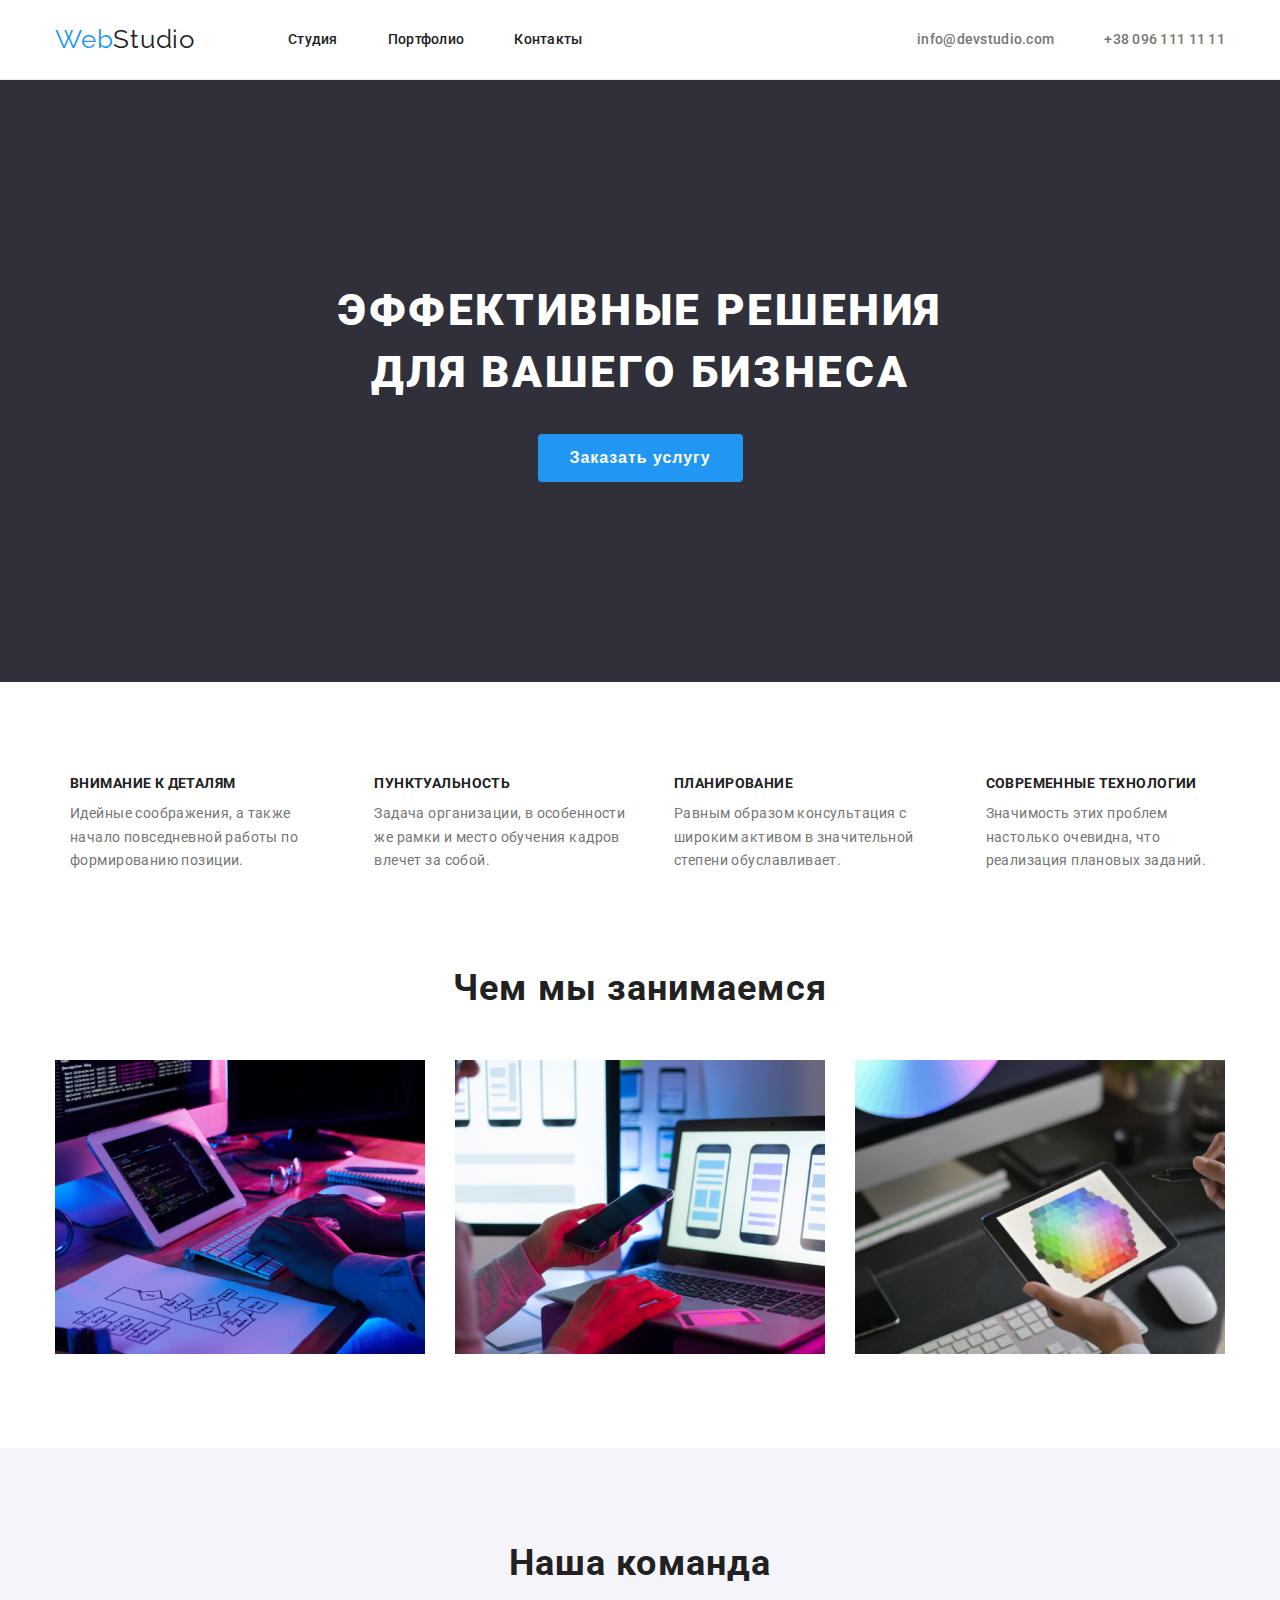
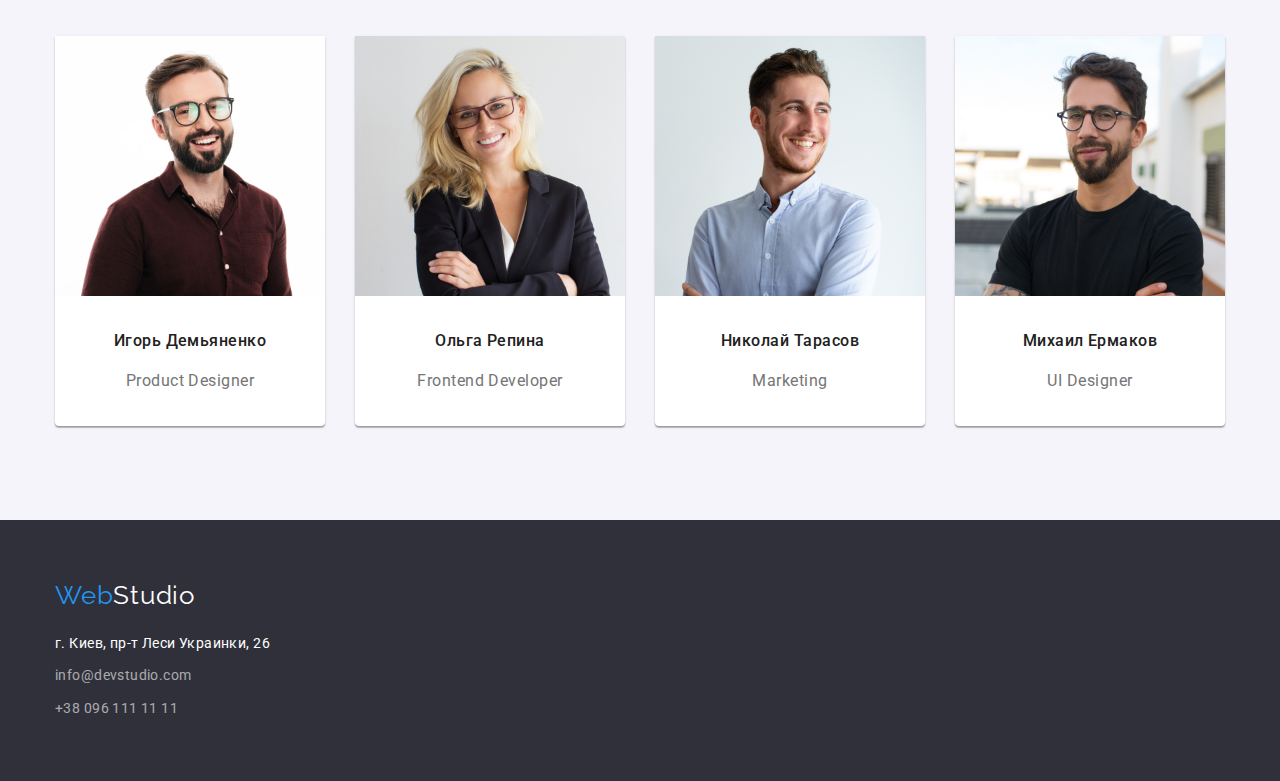
<file: index.html>
<!DOCTYPE html>
<html lang="ru">

<head>
    <meta charset="UTF-8">
    <meta http-equiv="X-UA-Compatible" content="IE=edge">
    <meta name="viewport" content="width=device-width, initial-scale=1.0">
    <title>Web Studio</title>
   <link
        href="https://fonts.googleapis.com/css2?family=Oleo+Script&family=Raleway:wght@700&family=Roboto:wght@400;500;700;900&display=swap"
        rel="stylesheet">  
<link rel="stylesheet" href="https://cdnjs.cloudflare.com/ajax/libs/modern-normalize/1.1.0/modern-normalize.min.css"
    integrity="sha512-wpPYUAdjBVSE4KJnH1VR1HeZfpl1ub8YT/NKx4PuQ5NmX2tKuGu6U/JRp5y+Y8XG2tV+wKQpNHVUX03MfMFn9Q=="
    crossorigin="anonymous" referrerpolicy="no-referrer"/>
    <link rel="stylesheet" href="./css/styles.css">
</head>

<body>
    <!-- Шапка сайта -->
    <header class="header">
     <div class="header-block container">
        <nav class="navigation">
            <a href="./index.html" class="logo">
                <span class="logo-accent">Web</span>Studio
                
            </a>

            <ul class="site-nav">
                <li class="site-list"><a href="./index.html" class="nav-link">Студия</a></li>
                <li class="site-list"><a href="./portfolio.html" class="nav-link">Портфолио</a></li>
                <li class="site-list"><a href="" class="nav-link">Контакты</a></li>
            </ul>
        </nav>
        <ul class="contacts-list">
            <li class="site-list"><a href="mailto:info@devstudio.com" class="mail-link">info@devstudio.com</a></li>
            <li class="site-list"><a href="tel:+380961111111" class="tel-link">+38 096 111 11 11</a></li>
        </ul>
    </div>

    </header>

    <main>
        <!-- Герой -->
        <section class="hero">
         <div class="container">
            <h1 class="hero-title">Эффективные решения <br> для вашего бизнеса</h1>
            <button type="button" class="hero-button">Заказать услугу</button>
         </div>
        </section>


        <!-- Особенности -->
         <section class="features-section">
            <div class="container">
            <h2 class="section-title features visually-hidden">Особенности</h2>
            <ul class="features-list container">
                <li class="features-item">
                    <h3 class="features-title">Внимание к деталям</h3>
                    <p class="features-inf">Идейные соображения, а также начало повседневной работы по формированию позиции.</p>
                </li>
                <li class="features-item">
                    <h3 class="features-title">Пунктуальность</h3>
                    <p class="features-inf">Задача организации, в особенности же рамки и место обучения кадров влечет за собой.</p>
                </li>
                <li class="features-item">
                    <h3 class="features-title">Планирование</h3>
                    <p class="features-inf">Равным образом консультация с широким активом в значительной степени обуславливает.</p>
                </li>
                <li class="features-item">
                    <h3 class="features-title">Современные технологии</h3>
                    <p class="features-inf">Значимость этих проблем настолько очевидна, что реализация плановых заданий.</p>
                </li>
            </ul>
            </div>
         </section>

         <!-- Чем мы занимаемся -->
            <section class="section">
                <div class="container">
                <h2 class="section-title offers-title">Чем мы занимаемся</h2>
                <ul class="section-examples">
                    <li class="offer-list"><img src="./images/box1.jpg" alt="рабочий процесс" width="370" height="294"></li>
                    <li class="offer-list"><img src="./images/box2.jpg" alt="дизайн начинки телефона" width="370" height="294"></li>
                    <li class="offer-list"><img src="./images/box3.jpg" alt="выбор цвета в планшете" width="370" height="294"></li>
                </ul>
                </div>
            </section>

        <!-- Наша команда -->
            <section class="team-section section">
                <div class="container">
                <h2 class="section-title our-team-title">Наша команда</h2>
                <ul class="team-list">
                    <li class="our-team-list">
                        <img src="./images/сard1.jpg" alt="мужчина в очках и бордовой рубашке улыбается" width="270"
                            height="260">
                     <div class="team-block">
                        <h3 class="team-title">Игорь Демьяненко</h3>
                        <p class="team-positions">Product Designer</p>
                    </div>
                    </li>

                    <li class="our-team-list">
                        <img src="./images/card2.jpg" alt="женщина в очках и черном пиджаке улыбается" width="270"
                            height="260">
                      <div class="team-block">
                        <h3 class="team-title">Ольга Репина</h3>
                        <p class="team-positions">Frontend Developer</p>
                      </div>
                    </li>

                    <li class="our-team-list">
                        <img src="./images/card3.jpg" alt="мужчина в голубой рубашке улыбается" width="270"
                            height="260">
                      <div class="team-block">
                        <h3 class="team-title">Николай Тарасов</h3>
                        <p class="team-positions">Marketing</p>
                      </div>
                    </li>

                    <li class="our-team-list">
                        <img src="./images/card4.jpg" alt="мужчина в черной футболке и очках" width="270" height="260">
                       <div class="team-block">
                        <h3 class="team-title">Михаил Ермаков</h3>
                        <p class="team-positions">UI Designer</p>
                       </div>
                    </li>
                </ul>
                </div>
            </section>
    </main>

    <!-- Подвал -->
    <footer class="footer">
<div class="container">
        <a href="./index.html" class="dark-section">
            <span class="dark-logo">Web</span>Studio
        </a>
        <address class="address-section">
            <ul class="address-list">
                <li class="address-item"><a href="https://goo.gl/maps/f292yfj7Pmm9GZ3NA" class="address-map">г. Киев, пр-т Леси Украинки, 26</a></li>
                <li class="address-item"><a href="mailto:info@devstudio.com" class="address-mail">info@devstudio.com</a></li>
                <li class="address-item"><a href="tel:+380961111111" class="address-tel">+38 096 111 11 11</a></li>
            </ul>
        </address>
        </div>
    </footer>
</body>

</html>
</file>
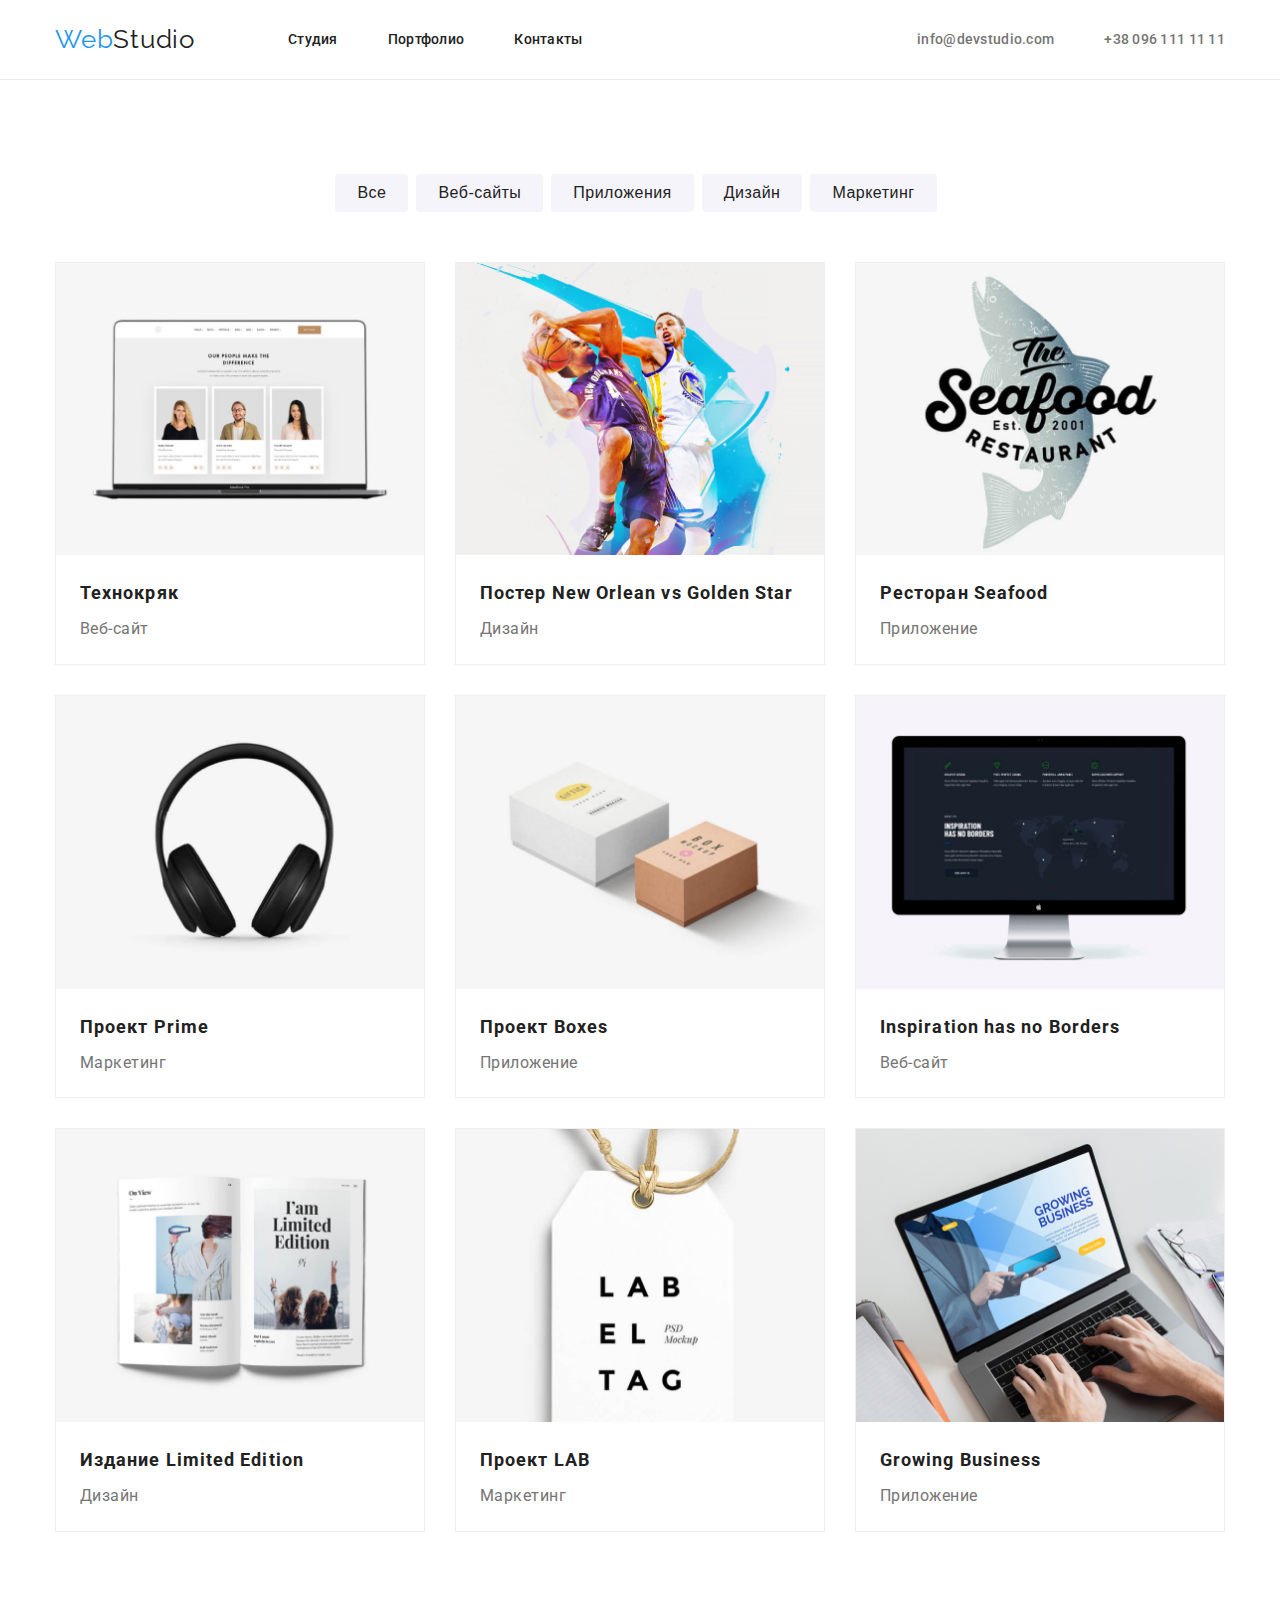
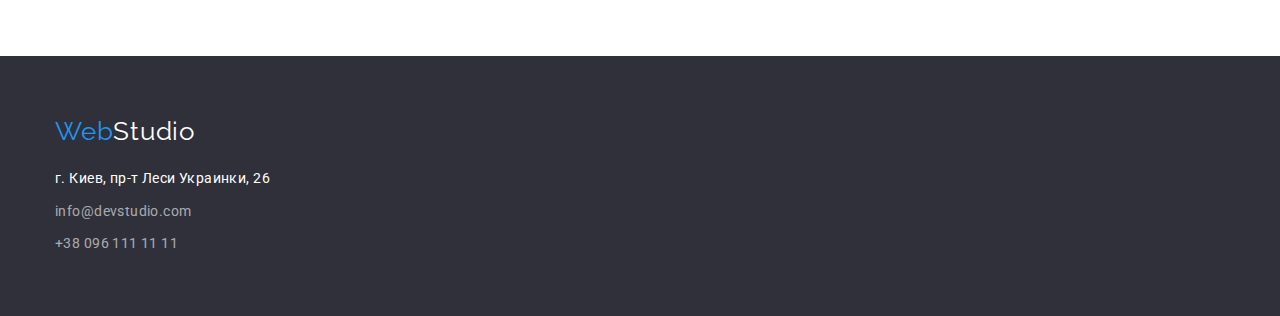
<file: portfolio.html>
<!DOCTYPE html>
<html lang="ru">
<head>
    <meta charset="UTF-8">
    <meta http-equiv="X-UA-Compatible" content="IE=edge">
    <meta name="viewport" content="width=device-width, initial-scale=1.0">
    <title>Portfolio</title>
    <link
        href="https://fonts.googleapis.com/css2?family=Oleo+Script&family=Raleway:wght@700&family=Roboto:wght@400;500;700;900&display=swap"
        rel="stylesheet">    
    <link rel="stylesheet" href="https://cdnjs.cloudflare.com/ajax/libs/modern-normalize/1.1.0/modern-normalize.min.css"
        integrity="sha512-wpPYUAdjBVSE4KJnH1VR1HeZfpl1ub8YT/NKx4PuQ5NmX2tKuGu6U/JRp5y+Y8XG2tV+wKQpNHVUX03MfMFn9Q=="
        crossorigin="anonymous" referrerpolicy="no-referrer" />
    <link rel="stylesheet" href="./css/styles.css">
</head>

<body>
    <!-- Шапка сайта -->
    <header class="header">
     <div class="header-block container">
        <nav class="navigation">
            <a href="./index.html" class="logo">
                <span class="logo-accent">Web</span>Studio
            </a>
            
            <ul class="site-nav">
                <li class="site-list"><a href="./index.html" class="nav-link">Студия</a></li>
                <li class="site-list"><a href="./portfolio.html" class="nav-link">Портфолио</a></li>
                <li class="site-list"><a href="" class="nav-link">Контакты</a></li>
            </ul>
        </nav>
        <ul class="contacts-list">
            <li class="site-list"><a href="mailto:info@devstudio.com" class="mail-link">info@devstudio.com</a></li>
            <li class="site-list"><a href="tel:+380961111111" class="tel-link">+38 096 111 11 11</a></li>
        </ul>
     </div>
    </header>

 <main>
     <section class="section">
         <div class="container">
         <h1 class="visually-hidden">Портфолио</h1>
         <!-- Фильтр -->
         <ul class="portfolio-button-list">
             <li><button type="button" class="portfolio-button">Все</button></li>
             <li><button type="button" class="portfolio-button">Веб-сайты</button></li>
             <li><button type="button" class="portfolio-button">Приложения</button></li>
             <li><button type="button" class="portfolio-button">Дизайн</button></li>
             <li><button type="button" class="portfolio-button">Маркетинг</button></li>
            </ul>
            
            <!-- Проекты -->
         <ul class="portfolio-examples">
             <li class="portfolio-items">
                 <a href="" class="portfolio-link">
                    <img src="images/project1.jpg" alt="ноутбук с открытым сайтом" width="370" height="294">
                    <div class="portfolio-wrapper">
                      <h2 class="portfolio-title">Технокряк</h2>
                      <p class="portfolio-text">Веб-сайт</p>
                    </div>
                 </a>
             </li>

             <li class="portfolio-items">
                 <a href="" class="portfolio-link">
                   <img src="./images/project2.jpg" alt="двое мужчин играют в волейбол" width="370" height="294">
                   <div class="portfolio-wrapper">
                     <h2 class="portfolio-title">Постер New Orlean vs Golden Star</h2>
                     <p class="portfolio-text">Дизайн</p>
                   </div>
                </a>
             </li>
             <li class="portfolio-items">
                 <a href="" class="portfolio-link">
                    <img src="images/project3.jpg" alt="логотип ресторана морской еды" width="370" height="294">
                    <div class="portfolio-wrapper">
                      <h2 class="portfolio-title">Ресторан Seafood</h2>
                      <p class="portfolio-text">Приложение</p>
                    </div>
                </a>
             </li>
             <li class="portfolio-items">
                 <a href="" class="portfolio-link">
                   <img src="images/project4.jpg" alt="чёрные наушники" width="370" height="294">
                  <div class="portfolio-wrapper">
                     <h2 class="portfolio-title">Проект Prime</h2>
                     <p class="portfolio-text">Маркетинг</p>
                 </div>
                </a>
             </li>
             <li class="portfolio-items">
                 <a href="" class="portfolio-link">
                   <img src="images/project5.jpg" alt="две коробочки разного цвета" width="370" height="294">
                   <div class="portfolio-wrapper">
                     <h2 class="portfolio-title">Проект Boxes</h2>
                     <p class="portfolio-text">Приложение</p>
                  </div>
                </a>
             </li>
             <li class="portfolio-items">
                 <a href="" class="portfolio-link">
                   <img src="images/project6.jpg" alt="монитор компьютера" width="370" height="294">
                   <div class="portfolio-wrapper">
                     <h2 class="portfolio-title">Inspiration has no Borders</h2>
                     <p class="portfolio-text">Веб-сайт</p>
                   </div>
                </a>
             </li>
             <li class="portfolio-items">
                 <a href="" class="portfolio-link">
                   <img src="images/project7.jpg" alt="журнал с картинками и текстом" width="370" height="294">
                   <div class="portfolio-wrapper">
                     <h2 class="portfolio-title">Издание Limited Edition</h2>
                     <p class="portfolio-text">Дизайн</p>
                   </div>
                </a>
             </li>
             <li class="portfolio-items">
                 <a href="" class="portfolio-link">
                   <img src="images/project8.jpg" alt="бирка с лейблом" width="370" height="294">
                   <div class="portfolio-wrapper">
                     <h2 class="portfolio-title">Проект LAB</h2>
                     <p class="portfolio-text">Маркетинг</p>
                   </div>
                </a>
             </li>
             <li class="portfolio-items">
                 <a href="" class="portfolio-link">
                   <img src="images/project9.jpg" alt="руки на клавиатуре ноутбука печатают" width="370" height="294">
                   <div class="portfolio-wrapper">
                     <h2 class="portfolio-title">Growing Business</h2>
                     <p class="portfolio-text">Приложение</p>
                 </div>
                </a>
             </li>
         </ul>
     </div>
     </section>
 </main>

    <footer class="footer">
     <div class="container">
            <a href="./index.html" class="dark-section">
                <span class="dark-logo">Web</span>Studio
            </a>
            <address class="address-section">
                <ul class="address-list">
                    <li class="address-item"><a href="https://goo.gl/maps/f292yfj7Pmm9GZ3NA" class="address-map">г. Киев, пр-т Леси Украинки, 26</a></li>
                    <li class="address-item"><a href="mailto:info@devstudio.com" class="address-mail">info@devstudio.com</a></li>
                    <li class="address-item"><a href="tel:+380961111111" class="address-tel">+38 096 111 11 11</a></li>
                </ul>
            </address>
     </div>
    </footer>
</body>
</html>
</file>
<file: css/styles.css>
:root {
  --primary-text-color: #757575;
  --title-text-color: #212121;
  --accent-color: #2196f3;
  --second-background-color: #f5f4fa;
  --white-text: #ffffff;
  --footer-background-color: #2f303a;
  --footer-contacts-list: rgba(255, 255, 255, 0.6);
  --border-line: #ececec;
  --border-box-portfolio: #eeeeee;
}

html {
  box-sizing: border-box;
}

*,
*::before,
*::after {
  box-sizing: inherit;
}

body {
  margin: 0;
  padding: 0;
  font-family: 'Roboto';
  background-color: #fff;
  color: var(--primary-text-color);
}

ul {
  list-style: none;
}
a {
  text-decoration: none;
}

img {
  display: block;
  max-width: 100%;
  height: auto;
}

/* Шапка сайта */

.header {
  border-bottom: 1px solid var(--border-line);
}

.header-block {
  display: flex;
  justify-content: space-between;
  align-items: center;
}

.container {
  width: 1200px;
  padding-left: 15px;
  padding-right: 15px;
  margin: 0 auto;
}

.navigation {
  display: flex;
  align-items: center;
}

/* Логотип */
.logo {
  margin-right: 93px;
  font-family: 'Raleway', sans-serif;
  letter-spacing: 0.03em;
  font-size: 26px;
  line-height: 1.2;
  color: var(--title-text-color);
}
.logo-accent {
  color: var(--accent-color);
}

/* Навигация*/
.site-nav {
  display: flex;
  padding: 0;
  margin: 0;
}

.site-nav .nav-link {
  display: block;
  padding: 32px 0;
  font-weight: 500;
  letter-spacing: 0.02em;
  font-size: 14px;
  line-height: 1.1;
  color: var(--title-text-color);
}

.site-nav .nav-link:hover,
.site-nav .nav-link:focus {
  color: var(--accent-color);
}

.site-list:not(:last-child) {
  margin-right: 50px;
}

/* Контакты */
.contacts-list {
  display: flex;
  font-weight: 500;
  letter-spacing: 0.02em;
  font-size: 14px;
  line-height: 1.1;
}

.mail-link,
.tel-link {
  color: var(--primary-text-color);
}
.mail-link:hover,
.tel-link:hover {
  color: var(--accent-color);
}

/* Герой */
.hero {
  padding: 200px 0;
  text-align: center;
  background-color: var(--footer-background-color);
}

.hero-title {
  margin-top: 0;
  margin-bottom: 30px;
  font-weight: 900;
  font-size: 44px;
  line-height: 1.4;
  letter-spacing: 0.06em;
  text-transform: uppercase;
  color: var(--white-text);
}

.hero-button {
  cursor: pointer;
  font-weight: 700;
  font-size: 16px;
  line-height: 1.8;
  letter-spacing: 0.06em;
  padding: 10px 32px;
  border-radius: 4px;
  border-style: none;
  text-align: center;
  color: var(--white-text);
  background-color: var(--accent-color);
}

/* Секции */
.section-title {
  margin: 0;
  padding: 0;
  font-weight: 700;
  font-size: 36px;
  line-height: 1.2;
  text-align: center;
  letter-spacing: 0.03em;
  color: var(--title-text-color);
}

.section {
  padding: 94px 0;
}
/* Особенности */

.features-section {
  padding-top: 94px;
}

.visually-hidden {
  position: absolute;
  width: 1px;
  height: 1px;
  margin: -1px;
  padding: 0;
  overflow: hidden;
  border: 0;
  clip: rect(0 0 0 0);
}

.features-list {
  display: flex;
  margin: 0;
}

.features-item:not(:last-child) {
  margin-right: 30px;
}

.features-title {
  margin-top: 0;
  margin-bottom: 10px;
  font-weight: 700;
  font-size: 14px;
  line-height: 1.1;
  letter-spacing: 0.03em;
  text-transform: uppercase;
  color: var(--title-text-color);
}

.features-inf {
  margin: 0;
  padding: 0;
  font-weight: 400;
  font-size: 14px;
  line-height: 1.7;
  letter-spacing: 0.03em;
}

/* Чем мы занимаемся */

.offers-title,
.our-team-title {
  margin-bottom: 50px;
}

.section-examples {
  margin: 0;
  padding: 0;
  display: flex;
}

.offer-list:not(:last-child) {
  margin-right: 30px;
}

/* Наша команда */
.team-section {
  background-color: var(--second-background-color);
}

.team-list {
  display: flex;
  margin: 0;
  padding: 0;
}

.our-team-list {
  display: flex;
  flex-flow: column;
  align-items: center;
  box-shadow: 0px 1px 3px rgba(0, 0, 0, 0.12), 0px 1px 1px rgba(0, 0, 0, 0.14),
    0px 2px 1px rgba(0, 0, 0, 0.2);
  border-radius: 0px 0px 4px 4px;
  background-color: var(--white-text);
}

.our-team-list:not(:last-child) {
  margin-right: 30px;
}

.team-block {
  margin: 0;
  padding: 30px 0;
}

.team-title {
  margin-top: 0;
  margin-bottom: 10px;
  font-weight: 500;
  font-size: 16px;
  line-height: 1.9;
  text-align: center;
  letter-spacing: 0.03em;
  color: var(--title-text-color);
}
.team-positions {
  margin: 0;
  font-weight: normal;
  font-size: 16px;
  line-height: 1.9;
  text-align: center;
  letter-spacing: 0.03em;
}

/* Футер */
.footer {
  padding: 60px 0;
  background-color: var(--footer-background-color);
}
.dark-section {
  display: inline-block;
  margin-bottom: 20px;

  font-family: 'Raleway';
  text-decoration: none;
  letter-spacing: 0.03em;
  font-size: 26px;
  line-height: 1.2;
  color: var(--white-text);
}
.dark-logo {
  color: var(--accent-color);
}
/* Адрес */
.address-section {
  font-family: 'Roboto', sans-serif;
  font-style: normal;
}
.address-list {
  margin: 0;
  padding: 0;
}

.address-item:not(:last-child) {
  margin-bottom: 9px;
}

.address-map {
  font-weight: 400;
  letter-spacing: 0.03em;
  font-size: 14px;
  line-height: 1.7;
  color: var(--white-text);
}
.address-mail {
  font-weight: 400;
  letter-spacing: 0.03em;
  font-size: 14px;
  line-height: 1.7;
  color: var(--footer-contacts-list);
}
.address-tel {
  font-weight: 400;
  letter-spacing: 0.03em;
  font-size: 14px;
  line-height: 1.7;
  color: var(--footer-contacts-list);
}

/* Портфолио */

/* Фильтр */

.portfolio-button-list {
  margin: 0;
  padding: 0;
  display: flex;
  justify-content: center;
  margin-bottom: 50px;
}

.portfolio-button {
  margin-right: 8px;
  border-radius: 4px;
  border-style: none;
  line-height: 38px;
  padding: 6px 22px;

  cursor: pointer;
  font-weight: 500;
  font-size: 16px;
  line-height: 1.6;
  text-align: center;
  letter-spacing: 0.03em;
  color: var(--title-text-color);
  background-color: var(--second-background-color);
}

.portfolio-button:hover,
.portfolio-button:focus {
  color: var(--white-text);
  background-color: var(--accent-color);
  box-shadow: 0px 3px 1px rgba(0, 0, 0, 0.1), 0px 1px 2px rgba(0, 0, 0, 0.08),
    0px 2px 2px rgba(0, 0, 0, 0.12);
}

/* Проекты */
.portfolio-examples {
  display: flex;
  flex-wrap: wrap;
  margin: 0;
  padding: 0;
}

.portfolio-items {
  width: 370px;
  margin-right: 30px;
  margin-bottom: 30px;
  background: var(--white-text);
  border: 1px solid var(--border-box-portfolio);
}

.portfolio-items:nth-child(3n) {
  margin-right: 0;
}

.portfolio-wrapper {
  padding: 20px 24px 20px 24px;
}

.portfolio-title {
  /* margin: 20px 24px 4px; */
  margin-top: 0;
  margin-bottom: 4px;
  font-weight: 700;
  font-size: 18px;
  line-height: 2;
  letter-spacing: 0.06em;
  color: var(--title-text-color);
}

.portfolio-text {
  /* margin: 0 24px 20px; */
  margin: 0;
  font-weight: 400;
  font-size: 16px;
  line-height: 1.8;
  letter-spacing: 0.03em;
  color: var(--primary-text-color);
}
</file>
